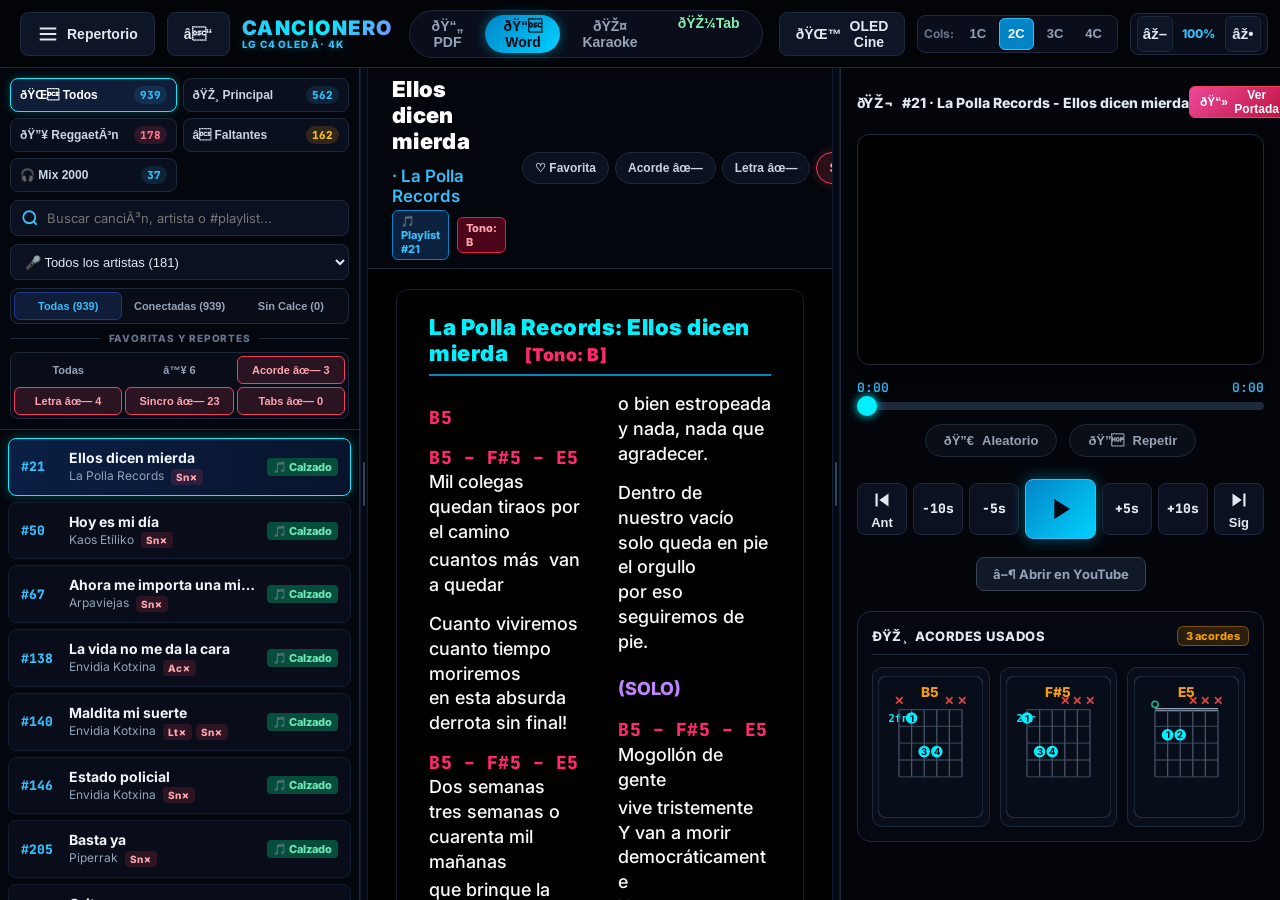
<file: index.html>
﻿<!DOCTYPE html>
<html lang="es">
<head>
  <meta charset="UTF-8">
  <meta name="viewport" content="width=device-width, initial-scale=1.0, maximum-scale=5.0">
  <meta name="theme-color" content="#000000">
  <meta name="apple-mobile-web-app-capable" content="yes">
  <meta name="apple-mobile-web-app-status-bar-style" content="black">
  <title>Cancionero â€” LG C4 OLED TV Edition</title>
  
  <link rel="icon" type="image/svg+xml" href="icon.svg">
  <link rel="preconnect" href="https://fonts.googleapis.com">
  <link rel="preconnect" href="https://fonts.gstatic.com" crossorigin>
  <link href="https://fonts.googleapis.com/css2?family=Inter:wght@400;500;600;700;800;900&family=JetBrains+Mono:wght@500;700&display=swap" rel="stylesheet">
  <link rel="stylesheet" href="tv.css?v=4.1.0">
</head>
<body class="theme-oled-dark layout-split">
  <div id="tv-app" class="tv-app-container">

    <!-- 1. BARRA SUPERIOR TV (10-FOOT UI / OLED C4) -->
    <header class="tv-header">
      <div class="tv-header-left">
        <button id="btn-toggle-sidebar" class="tv-btn tv-btn-nav" title="Ocultar / Mostrar lista de canciones (Tecla M)" tabindex="0">
          <svg viewBox="0 0 24 24" width="22" height="22" fill="none" stroke="currentColor" stroke-width="2.4"><path d="M3 12h18M3 6h18M3 18h18"/></svg>
          <span class="btn-text">Repertorio</span>
        </button>
        <!-- Ayuda Control Remoto antes de Cancionero -->
        <button id="btn-remote-help" class="tv-btn tv-btn-help" title="Ver atajos del control Magic Remote LG" tabindex="0">
          <span>â“</span>
        </button>
        <div class="tv-brand">
          <span class="tv-brand-title">CANCIONERO</span>
          <span class="tv-brand-badge">LG C4 OLED Â· 4K</span>
        </div>
      </div>

      <!-- Selector de Modos de VisualizaciÃ³n (PDF | Word | Karaoke) -->
      <div class="tv-header-center">
        <div class="tv-pill-group" role="tablist">
          <button id="tv-mode-pdf" class="tv-pill-btn" role="tab" title="Hoja PDF original (Tecla 1)" tabindex="0">ðŸ“„ PDF</button>
          <button id="tv-mode-word" class="tv-pill-btn active" role="tab" title="Hoja Word continua con acordes resaltados (Tecla 2)" tabindex="0">ðŸ“ Word</button>
          <button id="tv-mode-karaoke" class="tv-pill-btn tv-pill-karaoke" role="tab" title="Modo Karaoke sincronizado en pantalla gigante (Tecla 3)" tabindex="0">ðŸŽ¤ Karaoke</button>
          <button id="btn-toggle-score-panel" class="tv-pill-btn tv-pill-score" type="button" style="display:none;" title="Ver u ocultar Tabs / Partitura sincronizada en paralelo (Tecla T)" tabindex="0">ðŸŽ¼ <span id="score-pill-label">Tabs</span></button>
        </div>
      </div>

      <div class="tv-header-right">
        <!-- Selector de Tema de Hoja: OLED Negro Puro vs Papel Blanco -->
        <button id="btn-toggle-theme" class="tv-btn tv-btn-toggle" title="Alternar entre OLED Negro y Papel Blanco (Tecla O)" tabindex="0">
          <span id="theme-icon">ðŸŒ™</span>
          <span id="theme-label" class="btn-text">OLED Cine</span>
        </button>

        <!-- Selector de Columnas en Modo Word (1C, 2C, 3C, 4C) -->
        <div id="tv-cols-selector" class="tv-cols-group" title="NÃºmero de columnas para aprovechar la pantalla ancha 16:9">
          <span class="cols-title">Cols:</span>
          <button type="button" class="tv-col-btn" data-cols="1" tabindex="0">1C</button>
          <button type="button" class="tv-col-btn active" data-cols="2" tabindex="0">2C</button>
          <button type="button" class="tv-col-btn" data-cols="3" tabindex="0">3C</button>
          <button type="button" class="tv-col-btn" data-cols="4" tabindex="0">4C</button>
        </div>

        <!-- Zoom TV -->
        <div class="tv-zoom-group">
          <button id="btn-zoom-out" class="tv-btn-sm" title="Reducir tamaÃ±o de letra" tabindex="0">âž–</button>
          <span id="tv-zoom-badge" class="tv-zoom-badge">100%</span>
          <button id="btn-zoom-in" class="tv-btn-sm" title="Aumentar tamaÃ±o de letra" tabindex="0">âž•</button>
        </div>

        <!-- Pantalla Completa TV -->
        <button id="btn-fullscreen-tv" class="tv-btn tv-btn-fs" title="Pantalla completa TV (Tecla F)" tabindex="0">
          <svg viewBox="0 0 24 24" width="20" height="20" fill="none" stroke="currentColor" stroke-width="2.4"><path d="M15 3h6v6M9 21H3v-6M21 3l-7 7M3 21l7-7"/></svg>
          <span class="btn-text">Pantalla Completa</span>
        </button>

        <!-- BotÃ³n Compartir Registro de Fallas y Favoritas (sin contador numÃ©rico ni ediciÃ³n) -->
        <button id="btn-tv-share-marks" class="tv-btn tv-btn-share" title="Compartir registro de fallas y favoritas" tabindex="0">
          <span>ðŸ“¤</span>
          <span class="btn-text">Compartir</span>
        </button>

        <!-- BotÃ³n ReproducciÃ³n / Acordes en esquina superior derecha -->
        <button id="btn-toggle-layout" class="tv-btn tv-btn-toggle tv-btn-player-toggle active" title="Mostrar u ocultar panel de ReproducciÃ³n y Acordes sin detener la mÃºsica" tabindex="0">
          <span id="layout-icon">ðŸŽ¸</span>
          <span id="layout-label" class="btn-text">ReproducciÃ³n / Acordes</span>
        </button>
      </div>
    </header>

    <!-- 2. CUERPO PRINCIPAL WIDESCREEN 16:9 -->
    <div class="tv-main-layout">

      <!-- 2.1 PANEL LATERAL: REPERTORIO Y LISTA DE CANCIONES (REDIMENSIONABLE) -->
      <aside id="tv-sidebar" class="tv-sidebar">
        <div class="tv-sidebar-filters">
          <!-- Selector de Cancionero en grilla simÃ©trica 2x2 -->
          <div class="tv-book-switcher">
            <button id="tv-book-all" class="tv-book-btn active" data-book="all" tabindex="0">
              <span class="book-name">ðŸŒ Todos</span>
              <span class="book-count" id="tv-count-all">889</span>
            </button>
            <button id="tv-book-principal" class="tv-book-btn" data-book="principal" tabindex="0">
              <span class="book-name">ðŸŽ¸ Principal</span>
              <span class="book-count" id="tv-count-prin">562</span>
            </button>
            <button id="tv-book-reggaeton" class="tv-book-btn tv-book-reg" data-book="reggaeton" tabindex="0">
              <span class="book-name">ðŸ”¥ ReggaetÃ³n</span>
              <span class="book-count" id="tv-count-reg">178</span>
            </button>
            <button id="tv-book-faltantes" class="tv-book-btn tv-book-fal" data-book="faltantes" tabindex="0">
              <span class="book-name">â­ Faltantes</span>
              <span class="book-count" id="tv-count-fal">162</span>
            </button>
            <button id="tv-book-mix2000" class="tv-book-btn tv-book-m2k" data-book="mix2000" tabindex="0">
              <span class="book-name">🎧 Mix 2000</span>
              <span class="book-count" id="tv-count-m2k">37</span>
            </button>
          </div>

          <!-- Caja de BÃºsqueda RÃ¡pida TV -->
          <div class="tv-search-box">
            <svg viewBox="0 0 24 24" width="18" height="18" fill="none" stroke="#38bdf8" stroke-width="2.4"><circle cx="11" cy="11" r="8"/><path d="M21 21l-4.35-4.35"/></svg>
            <input type="text" id="tv-search-input" placeholder="Buscar canciÃ³n, artista o #playlist..." autocomplete="off" tabindex="0">
            <button id="btn-tv-clear-search" class="tv-clear-btn" style="display:none;" tabindex="0">âœ•</button>
          </div>

          <!-- Filtro por Artista -->
          <div class="tv-filter-row">
            <select id="tv-artist-select" class="tv-select" tabindex="0">
              <option value="">ðŸŽ¤ Todos los artistas</option>
            </select>
          </div>

          <!-- Tabs de Estado de ConexiÃ³n -->
          <div class="tv-filter-tabs">
            <button class="tv-filter-tab active" data-filter="all" tabindex="0">Todas (<span id="count-tab-all">0</span>)</button>
            <button class="tv-filter-tab" data-filter="matched" tabindex="0">Conectadas (<span id="count-tab-matched">0</span>)</button>
            <button class="tv-filter-tab" data-filter="unmatched" tabindex="0">Sin Calce (<span id="count-tab-unmatched">0</span>)</button>
          </div>

          <!-- Filtros de Favoritas y Reportes de Error -->
          <div class="tv-filter-divider"><span>Favoritas y Reportes</span></div>
          <div class="tv-mark-filters">
            <button class="tv-mark-filter-btn active" type="button" data-mark-filter="all" tabindex="0">Todas</button>
            <button class="tv-mark-filter-btn tv-mf-fav" type="button" data-mark-filter="fav" tabindex="0">â™¥ <span id="count-mark-fav">0</span></button>
            <button class="tv-mark-filter-btn tv-mf-err" type="button" data-mark-filter="badChord" tabindex="0" title="Canciones con acordes con error">Acorde âœ— <span id="count-mark-bad-chord">0</span></button>
            <button class="tv-mark-filter-btn tv-mf-err" type="button" data-mark-filter="badLyric" tabindex="0" title="Canciones con letra con error">Letra âœ— <span id="count-mark-bad-lyric">0</span></button>
            <button class="tv-mark-filter-btn tv-mf-err" type="button" data-mark-filter="badSync" tabindex="0" title="Canciones con sincronizaciÃ³n mala">Sincro âœ— <span id="count-mark-bad-sync">0</span></button>
            <button class="tv-mark-filter-btn tv-mf-err" type="button" data-mark-filter="badTab" tabindex="0" title="Canciones con tabs malas">Tabs âœ— <span id="count-mark-bad-tab">0</span></button>
          </div>
        </div>

        <!-- Lista Desplazable de Canciones -->
        <div id="tv-song-list" class="tv-song-list" tabindex="0">
          <div class="tv-loading-list">Cargando repertorio oficial...</div>
        </div>
      </aside>

      <!-- Separador Ajustable Izquierdo (Lista de canciones) -->
      <div id="tv-resizer-left" class="tv-panel-resizer" role="separator" aria-orientation="vertical" aria-label="Ajustar ancho de la lista de canciones" title="Arrastra o usa flechas â—„/â–º para ajustar ancho de la lista (doble clic restablece)" tabindex="0">
        <span class="resizer-grip"></span>
      </div>

      <!-- 2.2 ESCENARIO CENTRAL: VISOR DE CANCIÃ“N (WORD / PDF / KARAOKE) -->
      <section id="tv-stage" class="tv-stage">
        
        <!-- Barra de Contexto de la CanciÃ³n Actual -->
        <div class="tv-song-context-bar">
          <div class="tv-context-left">
            <div class="tv-song-title-row">
              <span id="tv-song-title" class="tv-current-title">Selecciona una canciÃ³n</span>
              <span id="tv-song-artist" class="tv-current-artist"></span>
            </div>
            <div class="tv-meta-badges">
              <span id="tv-badge-playlist" class="tv-badge tv-badge-pl">ðŸŽµ Playlist #â€”</span>
              <span id="tv-badge-tone" class="tv-badge tv-badge-tone" style="display:none;"></span>
              <span id="tv-badge-pages" class="tv-badge tv-badge-pages">Continuo</span>
              <select id="tv-versions-select" class="tv-versions-select" style="display:none;" title="Cambiar versiÃ³n de la playlist" tabindex="0">
              </select>
            </div>
          </div>

          <!-- Selector de Idioma (Visible solo en canciones con versiÃ³n traducida al espaÃ±ol) -->
          <div id="tv-lang-toggle-group" class="tv-lang-segmented" style="display:none;" role="group" aria-label="Cambiar idioma de la canciÃ³n">
            <button id="btn-tv-lang-orig" class="tv-lang-btn active" type="button" title="Ver letra en idioma original (Tecla L)" tabindex="0">ðŸŒ Original</button>
            <button id="btn-tv-lang-es" class="tv-lang-btn" type="button" title="Ver versiÃ³n traducida al espaÃ±ol (Tecla L)" tabindex="0">ðŸ‡ªðŸ‡¸ EspaÃ±ol</button>
          </div>

          <!-- Marcas rÃ¡pidas de la canciÃ³n actual: Favorita + Error Acordes + Error Letra + Error Sincro + Error Tabs -->
          <div class="tv-song-marks-bar">
            <button id="btn-tv-mark-fav" class="tv-mark-btn tv-mark-fav" type="button" title="Marcar o quitar de Favoritas" tabindex="0">â™¡ Favorita</button>
            <button id="btn-tv-mark-bad-chord" class="tv-mark-btn tv-mark-err" type="button" title="Reportar error en los acordes" tabindex="0">Acorde âœ—</button>
            <button id="btn-tv-mark-bad-lyric" class="tv-mark-btn tv-mark-err" type="button" title="Reportar error en la letra" tabindex="0">Letra âœ—</button>
            <button id="btn-tv-mark-bad-sync" class="tv-mark-btn tv-mark-err" type="button" title="Reportar error de sincronizaciÃ³n" tabindex="0">Sincro âœ—</button>
            <button id="btn-tv-mark-bad-tab" class="tv-mark-btn tv-mark-err" type="button" title="Reportar error en la tablatura" tabindex="0">Tabs âœ—</button>
          </div>

          <!-- Paginador Flotante (Exclusivo para modo PDF; en Word es continuo sin pÃ¡ginas) -->
          <div id="tv-page-nav" class="tv-page-nav" style="display:none;">
            <button id="btn-tv-prev-page" class="tv-page-btn" tabindex="0">â—€ PÃ¡g. Anterior</button>
            <span id="tv-page-indicator" class="tv-page-indicator">PÃ¡g. 1</span>
            <button id="btn-tv-next-page" class="tv-page-btn" tabindex="0">PÃ¡g. Siguiente â–¶</button>
          </div>
        </div>

        <!-- Contenedor del Documento / Hoja -->
        <div id="tv-sheet-scroller" class="tv-sheet-scroller">
          <div id="tv-sheet-render-box" class="tv-sheet-render-box">
            <div class="tv-sheet-placeholder">
              <div class="placeholder-icon">ðŸŽ¸</div>
              <h2>Cancionero para LG C4 OLED</h2>
              <p>Selecciona cualquier canciÃ³n de la lista izquierda con tu control Magic Remote o pulsa <strong>OK</strong> para reproducir.</p>
              <div class="tv-hint-keys">
                <span><strong>Flechas â—„ / â–º:</strong> Cambiar canciÃ³n</span>
                <span><strong>Espacio:</strong> Play / Pausa</span>
                <span><strong>Tecla M:</strong> Ocultar menÃº</span>
                <span><strong>Tecla F:</strong> Pantalla completa</span>
              </div>
            </div>
          </div>
        </div>

        <!-- 2.2.1 TIRA HORIZONTAL DE TABS / PARTITURA 6 CUERDAS EN PARALELO (SINCRONIZADA 1:1) -->
        <section id="score-split-panel" class="score-split-panel" style="display:none;" aria-label="Tabs y Partitura en paralelo">
          <div class="score-panel-toolbar">
            <div class="score-tb-left">
              <span id="score-source-badge" class="score-source-badge">ðŸŽ¸ Tab</span>
              <span id="score-bar-readout" class="score-bar-readout">C.1 Â· 0:00</span>
              <button type="button" id="btn-score-track-cycle" class="score-tb-btn score-tb-inst" style="display:none;" title="Cambiar tab de otro instrumento" tabindex="0">ðŸŽ¸ Inst 1/2</button>
              <select id="score-track-select" class="score-track-select" style="display:none;" title="Cambiar pista de instrumento" tabindex="0"></select>
            </div>
            <div class="score-tb-actions">
              <button type="button" id="btn-score-chart-toggle" class="score-tb-btn" style="display:none;" title="Alternar entre Acordes 1:1 y Riff Tablatura" tabindex="0">Riff</button>
              <button type="button" id="btn-score-stave" class="score-tb-btn" title="Alternar Solo Tablatura (6 cuerdas) o Pentagrama + Tab" tabindex="0">Tab</button>
              <button type="button" id="btn-score-songsterr" class="score-tb-btn score-tb-songsterr" style="display:none;" title="Abrir tablatura en Songsterr" tabindex="0">ðŸŒ Songsterr</button>
              <button type="button" id="btn-score-hide" class="score-tb-btn score-tb-close" title="Ocultar tira de Tabs" tabindex="0">âœ•</button>
            </div>
          </div>
          <div id="score-status-banner" class="score-status-banner" style="display:none;"></div>
          <div id="score-scroll-container" class="score-scroll-container">
            <div id="alphatab-surface" class="alphatab-surface"></div>
          </div>
        </section>
      </section>

      <!-- Separador Ajustable Derecho (Panel de ReproducciÃ³n y Acordes) -->
      <div id="tv-resizer-right" class="tv-panel-resizer" role="separator" aria-orientation="vertical" aria-label="Ajustar ancho del panel de reproducciÃ³n y acordes" title="Arrastra o usa flechas â—„/â–º para ajustar ancho del reproductor (doble clic restablece)" tabindex="0">
        <span class="resizer-grip"></span>
      </div>

      <!-- 2.3 PANEL DERECHO: REPRODUCTOR MULTIMEDIA Y VIDEO YOUTUBE TV -->
      <section id="tv-player-panel" class="tv-player-panel">
        <div class="tv-player-header">
          <div class="player-header-title">
            <span class="player-icon">ðŸŽ¬</span>
            <span id="tv-player-track-info" class="player-track-text">YouTube Music Oficial</span>
          </div>
          <div style="display:flex; align-items:center; gap:8px;">
            <button id="btn-toggle-video-mode" class="tv-btn-video-mode active" title="Alternar entre Portada/Visualizer y Video de YouTube" tabindex="0">
              <span id="video-mode-icon">ðŸ“»</span>
              <span id="video-mode-text">Ver Portada</span>
            </button>
            <button id="btn-collapse-video" class="tv-btn-icon" title="Ocultar video para pantalla completa" tabindex="0">
              <span>âœ•</span>
            </button>
          </div>
        </div>

        <!-- Escenario de Video YouTube 16:9 -->
        <div class="tv-video-stage" id="tv-video-stage">
          <div id="tv-yt-player-target"></div>
        </div>

        <!-- Barra de Avance y Tiempo -->
        <div class="tv-seek-container">
          <div class="tv-time-row">
            <span id="tv-time-current" class="tv-time-label">0:00</span>
            <span id="tv-time-total" class="tv-time-label">0:00</span>
          </div>
          <input type="range" id="tv-seek-slider" class="tv-seek-slider" min="0" max="1000" value="0" step="1" tabindex="0" aria-label="LÃ­nea de tiempo de la canciÃ³n">
        </div>

        <!-- Fila de Modos de ReproducciÃ³n: Aleatorio (Shuffle) y Repetir CanciÃ³n (Repeat) -->
        <div class="tv-playback-modes-row">
          <button id="btn-tv-shuffle" class="tv-mode-btn" title="ReproducciÃ³n Aleatoria (Garantiza escuchar todas las canciones sin repetir - Tecla S)" tabindex="0">
            <span class="mode-icon">ðŸ”€</span>
            <span class="mode-label">Aleatorio</span>
          </button>
          <button id="btn-tv-repeat" class="tv-mode-btn" title="Repetir CanciÃ³n Actual en bucle (Tecla R)" tabindex="0">
            <span class="mode-icon">ðŸ”</span>
            <span class="mode-label">Repetir</span>
          </button>
        </div>

        <!-- Gran Botonera de Control Magic Remote / TV -->
        <div class="tv-transport-controls">
          <button id="btn-tv-prev-song" class="tv-ctrl-btn" title="CanciÃ³n anterior en la Playlist (Flecha Izq)" tabindex="0">
            <svg viewBox="0 0 24 24" width="26" height="26" fill="currentColor"><path d="M6 6h2v12H6zm3.5 6l8.5 6V6z"/></svg>
            <span class="btn-subtext">Ant</span>
          </button>

          <button id="btn-tv-rew-10" class="tv-ctrl-btn tv-btn-step" title="Retroceder 10 segundos" tabindex="0">
            <span>-10s</span>
          </button>

          <button id="btn-tv-rew-5" class="tv-ctrl-btn tv-btn-step" title="Retroceder 5 segundos" tabindex="0">
            <span>-5s</span>
          </button>

          <!-- Gran BotÃ³n Play / Pause -->
          <button id="btn-tv-play-pause" class="tv-ctrl-btn tv-btn-main-play" title="Reproducir / Pausar (Espacio u OK)" tabindex="0">
            <svg id="tv-icon-play" viewBox="0 0 24 24" width="34" height="34" fill="currentColor"><path d="M8 5v14l11-7z"/></svg>
            <svg id="tv-icon-pause" viewBox="0 0 24 24" width="34" height="34" fill="currentColor" style="display:none;"><path d="M6 19h4V5H6v14zm8-14v14h4V5h-4z"/></svg>
          </button>

          <button id="btn-tv-fwd-5" class="tv-ctrl-btn tv-btn-step" title="Adelantar 5 segundos" tabindex="0">
            <span>+5s</span>
          </button>

          <button id="btn-tv-fwd-10" class="tv-ctrl-btn tv-btn-step" title="Adelantar 10 segundos" tabindex="0">
            <span>+10s</span>
          </button>

          <button id="btn-tv-next-song" class="tv-ctrl-btn" title="Siguiente canciÃ³n en la Playlist (Flecha Der)" tabindex="0">
            <svg viewBox="0 0 24 24" width="26" height="26" fill="currentColor"><path d="M6 18l8.5-6L6 6v12zM16 6v12h2V6h-2z"/></svg>
            <span class="btn-subtext">Sig</span>
          </button>
        </div>

        <!-- Enlace a YouTube Music App -->
        <div class="tv-external-link-row">
          <a id="btn-tv-open-yt" class="tv-open-yt-btn" href="#" target="_blank" tabindex="0">
            <span>â–¶ Abrir en YouTube</span>
          </a>
        </div>

        <!-- 2.3.1 DIAGRAMAS DE ACORDES DE GUITARRA (SSoT) -->
        <div id="tv-chords-panel" class="tv-chords-panel">
          <div class="tv-chords-header">
            <div class="tv-chords-title">
              <span class="chords-icon">ðŸŽ¸</span>
              <span>Acordes Usados</span>
            </div>
            <span id="tv-chords-badge" class="tv-chords-badge">0 acordes</span>
          </div>
          <div id="tv-chords-grid" class="tv-chords-grid">
            <div class="tv-chords-empty">Selecciona una canciÃ³n para ver sus acordes</div>
          </div>
        </div>
      </section>

    </div>

    <!-- 3. MODAL DE AYUDA / CONTROL REMOTO LG C4 -->
    <div id="tv-remote-modal" class="tv-modal" style="display:none;">
      <div class="tv-modal-content">
        <div class="tv-modal-header">
          <h3>ðŸŽ® GuÃ­a de Control Remoto â€” Universal Smart TV (LG, Samsung, Android, Sony, Hisense)</h3>
          <button id="btn-close-remote-modal" class="tv-btn-icon" tabindex="0">âœ•</button>
        </div>
        <div class="tv-modal-body">
          <div class="tv-remote-grid">
            <div class="remote-key-card">
              <span class="key-badge">Cruceta â–² / â–¼</span>
              <p>Mueve el foco entre las canciones de la lista, o desplaza la partitura verticalmente.</p>
            </div>
            <div class="remote-key-card">
              <span class="key-badge">Cruceta â—„ / â–º</span>
              <p>Cambia de canciÃ³n previa/siguiente o salta entre la lista y la hoja de acordes.</p>
            </div>
            <div class="remote-key-card">
              <span class="key-badge">BotÃ³n OK / Enter</span>
              <p>Selecciona la canciÃ³n resaltada o conmuta Play / Pausa inmediatamente.</p>
            </div>
            <div class="remote-key-card">
              <span class="key-badge">Volver / Return / Back</span>
              <p>Regresa a la lista de canciones o reactiva la pantalla si estÃ¡ apagada.</p>
            </div>
            <div class="remote-key-card">
              <span class="key-badge">BotÃ³n Rojo (A)</span>
              <p>Oculta o muestra el menÃº lateral para dejar la hoja en formato ultra amplio.</p>
            </div>
            <div class="remote-key-card">
              <span class="key-badge">BotÃ³n Verde (B)</span>
              <p>Cambia cÃ­clicamente de modo: <strong>Word</strong> â†” <strong>PDF</strong> â†” <strong>Karaoke</strong>.</p>
            </div>
            <div class="remote-key-card">
              <span class="key-badge">BotÃ³n Amarillo (C)</span>
              <p>Alterna entre portada con ecualizador y el reproductor de video YouTube.</p>
            </div>
            <div class="remote-key-card">
              <span class="key-badge">BotÃ³n Azul (D)</span>
              <p><strong>Apagar Pantalla (0 Nits):</strong> Modo solo audio con subpÃ­xeles apagados al 100%.</p>
            </div>
            <div class="remote-key-card">
              <span class="key-badge">Canal + / - (PageUp/Down)</span>
              <p>Cambia a la siguiente o anterior hoja en canciones multipÃ¡gina o PDF.</p>
            </div>
          </div>
          <div class="tv-remote-note">
            ðŸ›¡ï¸ <strong>ProtecciÃ³n OLED LG C4 Activa:</strong> La aplicaciÃ³n cuenta con <strong>Pixel Orbiter</strong> continuo (desplazamiento imperceptible de pÃ­xeles cada 60s), <strong>Atenuador AutomÃ¡tico</strong> tras 2 min de inactividad, y el botÃ³n <strong>Apagar Pantalla</strong> que lleva el panel a 0 nits reales mientras la mÃºsica continÃºa.
          </div>
        </div>
      </div>
    </div>

    <!-- 3.5 MODAL DE INFORME COMPLETO DE FALLAS Y FAVORITAS PARA COMPARTIR -->
    <div id="tv-share-marks-modal" class="tv-modal" style="display:none;">
      <div class="tv-modal-card tv-share-modal-card">
        <div class="tv-modal-header">
          <h3>ðŸ“¤ Registro de Fallas y Favoritas</h3>
          <button id="btn-close-tv-share-marks" class="tv-btn-icon" tabindex="0">âœ•</button>
        </div>
        <div class="tv-modal-body tv-share-modal-body">
          <div class="tv-share-tabs">
            <button type="button" class="tv-share-tab active" data-share-filter="all" tabindex="0">Informe Completo (<span id="tv-share-count-all">0</span>)</button>
            <button type="button" class="tv-share-tab" data-share-filter="fav" tabindex="0">â™¥ Favoritas (<span id="tv-share-count-fav">0</span>)</button>
            <button type="button" class="tv-share-tab" data-share-filter="badChord" tabindex="0">Acâœ— Acordes (<span id="tv-share-count-chord">0</span>)</button>
            <button type="button" class="tv-share-tab" data-share-filter="badLyric" tabindex="0">Ltâœ— Letra (<span id="tv-share-count-lyric">0</span>)</button>
            <button type="button" class="tv-share-tab" data-share-filter="badSync" tabindex="0">Snâœ— Sincro (<span id="tv-share-count-sync">0</span>)</button>
          </div>
          <div class="tv-share-content-grid">
            <textarea id="tv-share-marks-textarea" class="tv-share-textarea" rows="11" readonly></textarea>
            <div id="tv-share-qr-box" class="tv-share-qr-box" style="display:none;"></div>
          </div>
          <div class="tv-share-actions">
            <button type="button" id="btn-tv-share-wa" class="tv-share-action-btn tv-share-wa" tabindex="0">ðŸ’¬ WhatsApp</button>
            <button type="button" id="btn-tv-share-native" class="tv-share-action-btn tv-share-nat" tabindex="0">ðŸ“¤ Compartir</button>
            <button type="button" id="btn-tv-share-copy" class="tv-share-action-btn tv-share-cp" tabindex="0">ðŸ“‹ Copiar texto</button>
          </div>
        </div>
      </div>
    </div>

    <!-- Elemento de Audio Nativo de Alta Fidelidad (Streaming local del servidor 3010) -->
    <audio id="tv-native-audio" style="display:none;" playsinline preload="auto"></audio>

    <!-- Video H.264 silencioso 2x2px dentro del viewport: impide que LG webOS / Samsung Tizen activen la suspensiÃ³n del TV -->
    <video id="tv-keepawake-video" muted loop playsinline preload="auto" aria-hidden="true"></video>

    <!-- 4. CAPA PROTECTORA OLED: PANTALLA APAGADA (0 NITS / TRUE BLACK) -->
    <div id="tv-oled-blackout" class="tv-oled-blackout" style="display:none;" tabindex="0">
      <div class="tv-oled-blackout-content">
        <div class="oled-moon-icon">ðŸŒ‘</div>
        <h2>Pantalla OLED Apagada (0 Nits)</h2>
        <p class="oled-subtitle">Modo Solo Audio Activo â€” SubpÃ­xeles apagados al 100%</p>
        <div id="tv-oled-now-playing" class="oled-now-playing">Reproduciendo mÃºsica...</div>
        <div class="oled-wake-hint">Presiona cualquier tecla o mueve el Magic Remote para reactivar</div>
      </div>
    </div>

    <!-- 5. NOTIFICACIÃ“N FLOTANTE DE ATENUACIÃ“N OLED POR INACTIVIDAD -->
    <div id="tv-oled-dim-hint" class="tv-oled-dim-hint" style="display:none;">
      <span>ðŸ›¡ï¸ ProtecciÃ³n OLED Activa â€” Mueve el control para reactivar brillo pleno</span>
    </div>

    <!-- 6. TOAST NOTIFICATIONS TV -->
    <div id="tv-toast-container" class="tv-toast-container"></div>

  </div>

  <!-- BUNDLES DE DATOS IDÃ‰NTICOS AL CANCIONERO MÃ“VIL (SSOT) -->
  <script src="cancionero_db.js?v=4.1.0"></script>
  <script src="playlist_db.js?v=4.1.0"></script>
  <script src="reggaeton_db.js?v=4.1.0"></script>
  <script src="faltantes_db.js?v=20261127_162"></script>
  <script src="mix2000_db.js?v=4.2.0"></script>
  <script src="karaoke_db.js?v=4.2.0"></script>
  <script src="songsterr_db.js?v=4.1.0"></script>
  <script src="jszip.min.js"></script>
  <script src="pdf.min.js?v=2.16.105"></script>
  <script src="libs/alphatab/alphaTab.min.js?v=4.1.0"></script>
  <script src="libs/tv-nosleep.min.js"></script>
  <script src="libs/tv-keepawake-media.js"></script>
  <script src="libs/tv-qrcode.js"></script>
  <!-- Motor Unificado de SincronizaciÃ³n Karaoke v4.0 (Palabra por palabra + AnticipaciÃ³n -0.50s) -->
  <script src="karaokeTapCalibrator.js?v=4.1.0"></script>
  <!-- Motor de Tabs / Partitura Horizontal 6 Cuerdas (AlphaTab + Songsterr) -->
  <script src="scoreSplitEngine.js?v=4.1.0"></script>
  <!-- LÃ³gica y Controlador TV Universal Smart TV (LG, Samsung, Android, Sony, Hisense) -->
  <script src="tv.js?v=4.1.0"></script>
  <!-- YouTube IFrame API -->
  <script src="https://www.youtube.com/iframe_api" async defer></script>
</body>
</html>
</file>
<file: tv.css>
/* ==============================================================
   CANCIONERO — LG C4 OLED 4K EDITION (TV STYLESHEET)
   Optimizado para Pantallas OLED 16:9, True Black y Magic Remote
   ============================================================== */

:root {
  --tv-bg: #000000;              /* OLED True Black: Píxeles completamente apagados */
  --tv-panel-bg: #070a12;        /* Azul medianoche ultra oscuro */
  --tv-card-bg: #0d1322;         /* Contenedores oscuros de alto contraste */
  --tv-border: #1e293b;          /* Bordes sutiles */
  --tv-border-glow: #00f0ff33;   /* Resplandor neón cian */
  
  --tv-cyan: #00f0ff;            /* Neón cian vibrante */
  --tv-cyan-hover: #38bdf8;
  --tv-ruby: #ff2a6d;            /* Rojo rubí / carmesí para acordes */
  --tv-ruby-wine: #be123c;       /* Rojo vino clásico */
  --tv-purple: #c084fc;          /* Violeta eléctrico para secciones */
  --tv-emerald: #10b981;         /* Verde esmeralda para conectados */
  --tv-amber: #f59e0b;           /* Ámbar */
  
  --tv-text: #f8fafc;            /* Blanco puro de alto contraste */
  --tv-text-dim: #94a3b8;        /* Gris claro secundario */
  --tv-text-muted: #64748b;
  
  --tv-font: 'Inter', -apple-system, BlinkMacSystemFont, "Segoe UI", Roboto, sans-serif;
  --tv-mono: 'JetBrains Mono', Consolas, "Courier New", monospace;
  
  --tv-header-height: 68px;
  --tv-sidebar-width: 360px;
  --tv-player-width: 440px;
}

/* Reset y base */
* {
  box-sizing: border-box;
  margin: 0;
  padding: 0;
  -webkit-font-smoothing: antialiased;
}

html, body {
  width: 100%;
  height: 100%;
  overflow: hidden;
  background-color: var(--tv-bg);
  color: var(--tv-text);
  font-family: var(--tv-font);
  font-size: 16px;
  user-select: none;
}

/* Navegación por Magic Remote & D-pad: Resplandor visual en foco */
:focus-visible {
  outline: 3px solid var(--tv-cyan) !important;
  outline-offset: 3px !important;
  box-shadow: 0 0 16px var(--tv-cyan) !important;
}

/* 1. CONTENEDOR PRINCIPAL */
.tv-app-container {
  display: flex;
  flex-direction: column;
  width: 100vw;
  height: 100vh;
  background: var(--tv-bg);
  overflow: hidden;
  transform: translate(var(--oled-shift-x, 0px), var(--oled-shift-y, 0px));
  transition: transform 3s ease-in-out;
}

/* 2. BARRA SUPERIOR (HEADER TV) */
.tv-header {
  height: var(--tv-header-height);
  background: #020408;
  border-bottom: 1px solid #1e293b;
  display: flex;
  align-items: center;
  justify-content: space-between;
  padding: 0 20px;
  gap: 16px;
  z-index: 100;
  flex-shrink: 0;
  transition: transform 0.6s cubic-bezier(0.16, 1, 0.3, 1), opacity 0.6s ease;
}

/* Ocultamiento Automático OLED Pantalla Completa (Oculta barra superior, lista izquierda y panel reproductor sin cortar el audio) */
body.tv-header-hidden .tv-header {
  height: 0 !important;
  min-height: 0 !important;
  padding: 0 !important;
  border-bottom: none !important;
  opacity: 0 !important;
  overflow: hidden !important;
  pointer-events: none !important;
}

body.tv-header-hidden .tv-main-layout {
  height: 100vh !important;
  width: 100vw !important;
}

body.tv-header-hidden .tv-sidebar {
  width: 0 !important;
  min-width: 0 !important;
  padding: 0 !important;
  border: none !important;
  opacity: 0 !important;
  overflow: hidden !important;
  pointer-events: none !important;
}

/* Mantener el reproductor montado dentro de la esquina del viewport (2x2px invisible, NO left:-9999px ni display:none)
   para que LG webOS / Samsung Tizen sigan detectando video activo y NO activen el protector/suspensión del televisor */
body.tv-header-hidden .tv-player-panel {
  position: fixed !important;
  right: 0 !important;
  bottom: 0 !important;
  left: auto !important;
  top: auto !important;
  width: 2px !important;
  height: 2px !important;
  padding: 0 !important;
  border: none !important;
  opacity: 0.01 !important;
  pointer-events: none !important;
  overflow: hidden !important;
  z-index: 1 !important;
}

#tv-keepawake-video {
  position: fixed;
  right: 0;
  bottom: 0;
  width: 2px;
  height: 2px;
  opacity: 0.02;
  pointer-events: none;
  z-index: 2;
}

body.tv-header-hidden .tv-song-context-bar,
body.tv-header-hidden .tv-panel-resizer {
  height: 0 !important;
  min-height: 0 !important;
  width: 0 !important;
  min-width: 0 !important;
  padding: 0 !important;
  border: none !important;
  opacity: 0 !important;
  overflow: hidden !important;
  pointer-events: none !important;
}

body.tv-header-hidden .tv-sheet-scroller {
  padding: 24px 40px !important;
}

body.tv-header-hidden .tv-sheet-render-box {
  max-width: 96vw !important;
}

/* Micro-desplazamiento imperceptible anti-quemado OLED (±2px cada 90s) */
.tv-sheet-render-box {
  transform: translate3d(var(--oled-shift-x, 0px), var(--oled-shift-y, 0px), 0);
  transition: transform 4s ease-in-out;
  will-change: transform;
}

/* Separadores Redimensionables de Lista de Canciones y Reproducción/Acordes */
.tv-panel-resizer {
  width: 8px;
  flex-shrink: 0;
  cursor: col-resize;
  background: #060a14;
  border-left: 1px solid #131d31;
  border-right: 1px solid #131d31;
  display: flex;
  align-items: center;
  justify-content: center;
  position: relative;
  z-index: 60;
  transition: background 0.18s ease, border-color 0.18s ease;
  touch-action: none;
  user-select: none;
}

.tv-panel-resizer .resizer-grip {
  width: 2px;
  height: 44px;
  border-radius: 2px;
  background: #334155;
  transition: background 0.18s ease, height 0.18s ease, box-shadow 0.18s ease;
}

.tv-panel-resizer:hover,
.tv-panel-resizer:focus,
.tv-panel-resizer.dragging {
  background: rgba(0, 240, 255, 0.12);
  border-color: rgba(0, 240, 255, 0.45);
  outline: none;
}

.tv-panel-resizer:hover .resizer-grip,
.tv-panel-resizer:focus .resizer-grip,
.tv-panel-resizer.dragging .resizer-grip {
  background: var(--tv-cyan);
  height: 68px;
  box-shadow: 0 0 10px rgba(0, 240, 255, 0.65);
}

body.is-resizing {
  cursor: col-resize !important;
  user-select: none !important;
}

body.is-resizing iframe {
  pointer-events: none !important;
}

body.is-resizing .tv-sidebar,
body.is-resizing .tv-player-panel {
  transition: none !important;
}

body.sidebar-collapsed #tv-resizer-left,
body.layout-solo #tv-resizer-right {
  width: 0 !important;
  border: none !important;
  opacity: 0 !important;
  pointer-events: none !important;
  overflow: hidden !important;
}

.tv-btn-player-toggle.active {
  background: linear-gradient(135deg, #0f294a 0%, #0a1b33 100%);
  border-color: var(--tv-cyan);
  color: #ffffff;
  box-shadow: 0 0 12px rgba(0, 240, 255, 0.28);
}

.tv-header-left, .tv-header-center, .tv-header-right {
  display: flex;
  align-items: center;
  gap: 12px;
}

.tv-brand {
  display: flex;
  flex-direction: column;
  line-height: 1.1;
}

.tv-brand-title {
  font-size: 20px;
  font-weight: 900;
  letter-spacing: 1.5px;
  background: linear-gradient(135deg, #38bdf8 0%, #00f0ff 50%, #818cf8 100%);
  -webkit-background-clip: text;
  -webkit-text-fill-color: transparent;
}

.tv-brand-badge {
  font-size: 10px;
  font-weight: 800;
  letter-spacing: 0.8px;
  color: #38bdf8;
  text-transform: uppercase;
  text-shadow: 0 0 8px rgba(0, 240, 255, 0.4);
}

/* Botones universales TV */
.tv-btn {
  display: inline-flex;
  align-items: center;
  justify-content: center;
  gap: 8px;
  height: 44px;
  padding: 0 16px;
  background: #0d1526;
  border: 1px solid #1e293b;
  border-radius: 8px;
  color: #e2e8f0;
  font-size: 14px;
  font-weight: 700;
  cursor: pointer;
  transition: all 0.18s ease;
}

.tv-btn:hover {
  background: #172554;
  border-color: var(--tv-cyan);
  color: #ffffff;
  transform: translateY(-1px);
}

.tv-btn:active {
  transform: translateY(1px);
}

.tv-btn-sm {
  width: 36px;
  height: 36px;
  background: #0d1526;
  border: 1px solid #1e293b;
  border-radius: 6px;
  color: #e2e8f0;
  font-size: 15px;
  font-weight: 800;
  cursor: pointer;
  display: flex;
  align-items: center;
  justify-content: center;
}

.tv-btn-sm:hover {
  background: #1e293b;
  border-color: var(--tv-cyan);
}

.tv-btn-icon {
  width: 36px;
  height: 36px;
  background: transparent;
  border: 1px solid transparent;
  border-radius: 6px;
  color: #94a3b8;
  font-size: 18px;
  cursor: pointer;
  display: flex;
  align-items: center;
  justify-content: center;
}

.tv-btn-icon:hover {
  background: #1e293b;
  color: #ffffff;
}

.tv-btn-fs {
  background: linear-gradient(135deg, #0369a1 0%, #0284c7 100%);
  border-color: #38bdf8;
  color: #ffffff;
}

.tv-btn-fs:hover {
  background: linear-gradient(135deg, #0284c7 0%, #00f0ff 100%);
  box-shadow: 0 0 12px rgba(0, 240, 255, 0.4);
}

/* Modos de visualización: PDF | Word | Karaoke */
.tv-pill-group {
  display: flex;
  background: #090e1a;
  border: 1px solid #1e293b;
  border-radius: 30px;
  padding: 4px;
  gap: 4px;
}

.tv-pill-btn {
  height: 38px;
  padding: 0 18px;
  background: transparent;
  border: none;
  border-radius: 24px;
  color: #94a3b8;
  font-size: 14px;
  font-weight: 700;
  cursor: pointer;
  transition: all 0.2s ease;
}

.tv-pill-btn:hover {
  color: #ffffff;
}

.tv-pill-btn.active {
  background: linear-gradient(135deg, #0284c7 0%, #00d2ff 100%);
  color: #040812;
  font-weight: 800;
  box-shadow: 0 0 12px rgba(0, 210, 255, 0.4);
}

.tv-pill-btn.tv-pill-karaoke.active {
  background: linear-gradient(135deg, #ec4899 0%, #a855f7 100%);
  color: #ffffff;
  box-shadow: 0 0 14px rgba(236, 72, 153, 0.5);
}

/* Selector de Columnas Word */
.tv-cols-group {
  display: flex;
  align-items: center;
  background: #090e1a;
  border: 1px solid #1e293b;
  border-radius: 8px;
  padding: 2px 6px;
  gap: 4px;
}

.cols-title {
  font-size: 12px;
  font-weight: 700;
  color: #64748b;
  margin-right: 2px;
}

.tv-col-btn {
  height: 32px;
  padding: 0 8px;
  background: transparent;
  border: 1px solid transparent;
  border-radius: 6px;
  color: #94a3b8;
  font-size: 13px;
  font-weight: 800;
  cursor: pointer;
}

.tv-col-btn:hover {
  color: #ffffff;
  background: #172554;
}

.tv-col-btn.active {
  background: #0284c7;
  border-color: #38bdf8;
  color: #ffffff;
}

/* Zoom Group */
.tv-zoom-group {
  display: flex;
  align-items: center;
  background: #090e1a;
  border: 1px solid #1e293b;
  border-radius: 8px;
  padding: 2px 6px;
  gap: 4px;
}

.tv-zoom-badge {
  font-size: 12px;
  font-weight: 800;
  color: #38bdf8;
  min-width: 44px;
  text-align: center;
}

/* 3. ESTRUCTURA WIDESCREEN 16:9 */
.tv-main-layout {
  display: flex;
  flex: 1;
  width: 100%;
  height: calc(100vh - var(--tv-header-height));
  overflow: hidden;
  position: relative;
  transition: height 0.6s cubic-bezier(0.16, 1, 0.3, 1);
}

/* 3.1 PANEL LATERAL IZQUIERDO (REPERTORIO) */
.tv-sidebar {
  width: var(--tv-sidebar-width);
  min-width: 320px;
  height: 100%;
  background: #04070d;
  border-right: 1px solid #1e293b;
  display: flex;
  flex-direction: column;
  flex-shrink: 0;
  transition: margin-left 0.25s cubic-bezier(0.4, 0, 0.2, 1);
  z-index: 50;
}

body.sidebar-collapsed .tv-sidebar {
  margin-left: calc(-1 * var(--tv-sidebar-width));
}

/* Bloque Ordenado de Filtros de la Lista de Canciones */
.tv-sidebar-filters {
  display: flex;
  flex-direction: column;
  gap: 8px;
  padding: 10px 10px 10px;
  background: #03060c;
  border-bottom: 1px solid #1e293b;
  flex-shrink: 0;
}

/* Selector de Cancionero en Grilla Simétrica 2x2 */
.tv-book-switcher {
  display: grid;
  grid-template-columns: 1fr 1fr;
  gap: 6px;
}

.tv-book-btn {
  display: flex;
  flex-direction: row;
  align-items: center;
  justify-content: space-between;
  padding: 7px 9px;
  background: #090f1d;
  border: 1px solid #1e293b;
  border-radius: 8px;
  color: #cbd5e1;
  cursor: pointer;
  transition: all 0.16s ease;
  gap: 6px;
  min-width: 0;
}

.tv-book-btn:hover {
  background: #13223f;
  color: #ffffff;
}

.tv-book-btn.active {
  background: #0f1d38;
  border-color: var(--tv-cyan);
  color: #ffffff;
  box-shadow: 0 0 10px rgba(0, 240, 255, 0.25);
}

.tv-book-btn.tv-book-reg.active {
  background: #3b0717;
  border-color: #f43f5e;
  box-shadow: 0 0 10px rgba(244, 63, 94, 0.35);
}

.tv-book-btn.tv-book-fal.active {
  background: #3b2305;
  border-color: #f59e0b;
  box-shadow: 0 0 10px rgba(245, 158, 11, 0.35);
}

.book-name {
  font-size: 12px;
  font-weight: 700;
  white-space: nowrap;
  overflow: hidden;
  text-overflow: ellipsis;
}

.book-count {
  font-size: 11px;
  font-weight: 800;
  font-family: var(--tv-mono);
  color: #38bdf8;
  background: rgba(56, 189, 248, 0.12);
  padding: 2px 6px;
  border-radius: 999px;
  flex-shrink: 0;
}

.tv-book-btn.tv-book-reg .book-count {
  color: #fb7185;
  background: rgba(244, 63, 94, 0.16);
}

.tv-book-btn.tv-book-fal .book-count {
  color: #fbbf24;
  background: rgba(245, 158, 11, 0.16);
}

/* Buscador Lateral */
.tv-search-box {
  display: flex;
  align-items: center;
  height: 36px;
  padding: 0 10px;
  background: #0b1120;
  border: 1px solid #1e293b;
  border-radius: 8px;
  gap: 8px;
}

.tv-search-box:focus-within {
  border-color: var(--tv-cyan);
  box-shadow: 0 0 10px rgba(0, 240, 255, 0.2);
}

.tv-search-box input {
  flex: 1;
  min-width: 0;
  background: transparent;
  border: none;
  outline: none;
  color: #ffffff;
  font-size: 13px;
  font-family: inherit;
}

.tv-clear-btn {
  background: transparent;
  border: none;
  color: #94a3b8;
  font-size: 14px;
  cursor: pointer;
}

/* Filtro Artista */
.tv-filter-row {
  padding: 0;
}

.tv-select {
  width: 100%;
  height: 36px;
  background: #0b1120;
  border: 1px solid #1e293b;
  border-radius: 8px;
  color: #e2e8f0;
  font-size: 13px;
  padding: 0 10px;
  outline: none;
  cursor: pointer;
}

.tv-select:focus {
  border-color: var(--tv-cyan);
}

/* Barra Segmentada: Todas / Conectadas / Sin Calce */
.tv-filter-tabs {
  display: grid;
  grid-template-columns: repeat(3, 1fr);
  padding: 3px;
  gap: 3px;
  background: #080d18;
  border: 1px solid #1e293b;
  border-radius: 8px;
}

.tv-filter-tab {
  height: 28px;
  background: transparent;
  border: 1px solid transparent;
  border-radius: 6px;
  color: #94a3b8;
  font-size: 11px;
  font-weight: 700;
  cursor: pointer;
  white-space: nowrap;
  overflow: hidden;
  text-overflow: ellipsis;
  padding: 0 4px;
  transition: all 0.15s ease;
}

.tv-filter-tab:hover {
  color: #f8fafc;
}

.tv-filter-tab.active {
  background: #0f1d38;
  border-color: #1e3a8a;
  color: #38bdf8;
}

/* Lista de Canciones */
.tv-song-list {
  flex: 1;
  overflow-y: auto;
  overflow-x: hidden;
  padding: 8px;
  display: flex;
  flex-direction: column;
  gap: 6px;
}

.tv-song-list::-webkit-scrollbar {
  width: 6px;
}

.tv-song-list::-webkit-scrollbar-thumb {
  background: #1e293b;
  border-radius: 4px;
}

/* Tarjeta de Canción en Lista */
.tv-song-item {
  display: flex;
  align-items: center;
  padding: 10px 12px;
  background: #080d19;
  border: 1px solid #131d31;
  border-radius: 8px;
  cursor: pointer;
  transition: all 0.15s ease;
  gap: 10px;
}

.tv-song-item:hover {
  background: #101c36;
  border-color: #1e3a8a;
  transform: translateX(3px);
}

.tv-song-item.active {
  background: linear-gradient(90deg, #0a1f44 0%, #08142c 100%);
  border-color: var(--tv-cyan);
  box-shadow: 0 0 12px rgba(0, 240, 255, 0.25);
}

.tv-song-item.playing .song-idx {
  color: var(--tv-cyan);
  font-weight: 900;
}

.song-idx {
  font-size: 13px;
  font-weight: 800;
  font-family: var(--tv-mono);
  color: #38bdf8;
  min-width: 38px;
}

.song-main {
  flex: 1;
  min-width: 0;
}

.song-title-text {
  font-size: 14px;
  font-weight: 700;
  color: #f1f5f9;
  white-space: nowrap;
  overflow: hidden;
  text-overflow: ellipsis;
}

.song-artist-text {
  font-size: 12px;
  color: #94a3b8;
  white-space: nowrap;
  overflow: hidden;
  text-overflow: ellipsis;
  margin-top: 2px;
}

.song-meta-badge {
  font-size: 11px;
  font-weight: 800;
  padding: 2px 6px;
  border-radius: 4px;
  background: #064e3b;
  color: #6ee7b7;
}

.song-meta-badge.unmatched {
  background: #3f1822;
  color: #fda4af;
}

/* 3.2 ESCENARIO CENTRAL (HOJA Y LETRA) */
.tv-stage {
  flex: 1;
  height: 100%;
  display: flex;
  flex-direction: column;
  background: var(--tv-bg);
  min-width: 0;
  overflow: hidden;
  position: relative;
}

/* Barra de Contexto de la Canción */
.tv-song-context-bar {
  min-height: 58px;
  background: #03060c;
  border-bottom: 1px solid #1e293b;
  display: flex;
  align-items: center;
  justify-content: space-between;
  padding: 8px 24px;
  gap: 16px;
  flex-shrink: 0;
}

.tv-song-title-row {
  display: flex;
  align-items: baseline;
  gap: 12px;
  flex-wrap: wrap;
}

.tv-current-title {
  font-size: 22px;
  font-weight: 900;
  color: #ffffff;
  letter-spacing: 0.3px;
}

.tv-current-artist {
  font-size: 17px;
  font-weight: 600;
  color: #38bdf8;
}

.tv-meta-badges {
  display: flex;
  align-items: center;
  gap: 8px;
  margin-top: 4px;
}

.tv-badge {
  font-size: 11px;
  font-weight: 800;
  padding: 3px 8px;
  border-radius: 6px;
  background: #0f172a;
  border: 1px solid #334155;
  color: #cbd5e1;
}

.tv-badge-pl {
  background: #0c213d;
  border-color: #0284c7;
  color: #38bdf8;
}

.tv-badge-tone {
  background: #4c0519;
  border-color: #e11d48;
  color: #fda4af;
}

.tv-versions-select {
  height: 26px;
  background: #0f172a;
  border: 1px solid #334155;
  border-radius: 6px;
  color: #cbd5e1;
  font-size: 11px;
  padding: 0 6px;
}

/* Controles de Sincronización Karaoke */
.tv-karaoke-sync-bar {
  display: flex;
  align-items: center;
  background: #1e1136;
  border: 1px solid #a855f7;
  border-radius: 8px;
  padding: 4px 10px;
  gap: 8px;
}

.sync-tag {
  font-size: 12px;
  font-weight: 800;
  color: #d8b4fe;
}

.tv-step-btn {
  height: 28px;
  padding: 0 10px;
  background: #3b1d66;
  border: 1px solid #a855f7;
  border-radius: 6px;
  color: #f5d0fe;
  font-size: 12px;
  font-weight: 800;
  cursor: pointer;
}

.tv-step-btn:hover {
  background: #581c87;
}

.tv-offset-display {
  font-size: 13px;
  font-weight: 800;
  color: #ffffff;
  background: transparent;
  border: none;
  cursor: pointer;
  min-width: 40px;
  text-align: center;
}

/* Paginador */
.tv-page-nav {
  display: flex;
  align-items: center;
  background: #090f1d;
  border: 1px solid #1e293b;
  border-radius: 8px;
  padding: 2px 8px;
  gap: 8px;
}

.tv-page-btn {
  height: 30px;
  padding: 0 10px;
  background: #13223f;
  border: none;
  border-radius: 6px;
  color: #e2e8f0;
  font-size: 12px;
  font-weight: 700;
  cursor: pointer;
}

.tv-page-indicator {
  font-size: 12px;
  font-weight: 800;
  color: #38bdf8;
}

/* Contenedor del documento con scroll */
.tv-sheet-scroller {
  flex: 1;
  overflow-y: auto;
  overflow-x: hidden;
  padding: 20px 28px;
  display: flex;
  justify-content: center;
  background: var(--tv-bg);
}

.tv-sheet-scroller::-webkit-scrollbar {
  width: 8px;
}

.tv-sheet-scroller::-webkit-scrollbar-thumb {
  background: #1e293b;
  border-radius: 4px;
}

.tv-sheet-render-box {
  width: 100%;
  max-width: 1600px;
  margin: 0 auto;
}

/* Placeholder */
.tv-sheet-placeholder {
  display: flex;
  flex-direction: column;
  align-items: center;
  justify-content: center;
  min-height: 50vh;
  text-align: center;
  padding: 40px;
  color: #64748b;
}

.placeholder-icon {
  font-size: 64px;
  margin-bottom: 16px;
}

.tv-sheet-placeholder h2 {
  font-size: 28px;
  font-weight: 800;
  color: #f1f5f9;
  margin-bottom: 10px;
}

.tv-sheet-placeholder p {
  font-size: 16px;
  color: #94a3b8;
  max-width: 600px;
  margin-bottom: 24px;
}

.tv-hint-keys {
  display: flex;
  gap: 16px;
  flex-wrap: wrap;
  justify-content: center;
}

.tv-hint-keys span {
  background: #0b1120;
  border: 1px solid #1e293b;
  padding: 6px 14px;
  border-radius: 8px;
  font-size: 13px;
  color: #cbd5e1;
}

/* ==============================================================
   4. RENDERIZADO DE HOJA WORD (COLORES Y MULTICOLUMNA)
   ============================================================== */

/* TEMA OLED CINE (Negro Puro #000000) */
body.theme-oled-dark .tv-word-sheet {
  background: #000000;
  border: 1px solid #141c2e;
  border-radius: 12px;
  padding: 24px 32px;
  box-shadow: 0 0 30px rgba(0, 0, 0, 0.9);
}

body.theme-oled-dark .sheet-title-header {
  font-size: 22px;
  font-weight: 900;
  color: var(--tv-cyan);
  border-bottom: 2px solid #0284c7;
  padding-bottom: 8px;
  margin-bottom: 16px;
  letter-spacing: 0.5px;
}

body.theme-oled-dark .word-line.chord-line,
body.theme-oled-dark .chord-token {
  color: var(--tv-ruby) !important;
  font-weight: 800 !important;
  font-family: var(--tv-mono);
  letter-spacing: 0.5px;
}

body.theme-oled-dark .word-line.header-line {
  color: var(--tv-purple) !important;
  font-weight: 800 !important;
  text-transform: uppercase;
  margin-top: 8px;
  margin-bottom: 2px;
}

body.theme-oled-dark .word-line.lyric-line {
  color: #f8fafc !important;
  font-weight: 500;
}

body.theme-oled-dark .word-line.note-line {
  color: #2dd4bf !important;
  font-style: italic;
}

/* TEMA PAPEL BLANCO CLÁSICO */
body.theme-paper-white .tv-word-sheet {
  background: #ffffff;
  border: 1px solid #cbd5e1;
  border-radius: 12px;
  padding: 24px 32px;
  box-shadow: 0 8px 30px rgba(0, 0, 0, 0.4);
}

body.theme-paper-white .sheet-title-header {
  font-size: 22px;
  font-weight: 900;
  color: #0369a1;
  border-bottom: 2px solid #00d2ff;
  padding-bottom: 8px;
  margin-bottom: 16px;
}

body.theme-paper-white .word-line.chord-line,
body.theme-paper-white .chord-token {
  color: var(--tv-ruby-wine) !important;
  font-weight: 800 !important;
  font-family: var(--tv-mono);
}

body.theme-paper-white .word-line.header-line {
  color: #7c3aed !important;
  font-weight: 800 !important;
}

body.theme-paper-white .word-line.lyric-line {
  color: #090d16 !important;
  font-weight: 600;
}

body.theme-paper-white .word-line.note-line {
  color: #0f766e !important;
  font-style: italic;
}

/* Columnas Fluidas en 16:9 Widescreen */
.tv-word-columns {
  column-gap: 36px;
  column-fill: balance;
  width: 100%;
}

.tv-word-columns.cols-1 { column-count: 1; }
.tv-word-columns.cols-2 { column-count: 2; }
.tv-word-columns.cols-3 { column-count: 3; }
.tv-word-columns.cols-4 { column-count: 4; }

.word-line {
  line-height: 1.38;
  white-space: pre-wrap;
  word-break: break-word;
  font-size: 1.0em;
}

.word-line.chord-line {
  white-space: pre !important;
  word-break: normal !important;
  overflow-x: auto;
  scrollbar-width: none;
  max-width: 100%;
  display: block;
}

.word-line.chord-line::-webkit-scrollbar {
  display: none;
}

.word-line.empty-line {
  height: 0.8em;
}

.chord-lyric-group {
  break-inside: avoid;
  page-break-inside: avoid;
  margin-bottom: 3px;
}

/* ==============================================================
   5. MODO KARAOKE EN PANTALLA GIGANTE
   ============================================================== */
.tv-karaoke-container {
  display: flex;
  flex-direction: column;
  gap: 16px;
  padding: 10px 20px;
}

.tv-karaoke-header {
  text-align: center;
  padding-bottom: 16px;
  border-bottom: 1px solid #1e293b;
}

.tv-karaoke-song-title {
  font-size: 30px;
  font-weight: 900;
  color: #ffffff;
  letter-spacing: 0.5px;
}

.tv-karaoke-song-sub {
  font-size: 16px;
  color: #38bdf8;
  margin-top: 4px;
}

.tv-karaoke-lines-list {
  display: flex;
  flex-direction: column;
  gap: 14px;
}

.tv-karaoke-line {
  padding: 14px 20px;
  border-radius: 12px;
  background: #050914;
  border-left: 6px solid #1e293b;
  cursor: pointer;
  transition: all 0.2s ease;
}

.tv-karaoke-line:hover {
  background: #0e172a;
}

.tv-karaoke-line.active {
  background: linear-gradient(90deg, #1e1136 0%, #0d1a38 100%);
  border-left-color: #ec4899;
  box-shadow: 0 0 20px rgba(236, 72, 153, 0.35);
  transform: scale(1.02);
}

.tv-karaoke-line.passed {
  opacity: 0.5;
}

.tv-k-chords {
  font-family: var(--tv-mono);
  font-size: 16px;
  font-weight: 800;
  color: var(--tv-ruby);
  margin-bottom: 4px;
}

.tv-k-text {
  font-size: 24px;
  font-weight: 700;
  color: #ffffff;
  line-height: 1.3;
}

.tv-karaoke-line.active .tv-k-text {
  color: #00f0ff;
  text-shadow: 0 0 10px rgba(0, 240, 255, 0.6);
}

/* ==============================================================
   6. PANEL DERECHO: REPRODUCTOR YOUTUBE TV
   ============================================================== */
.tv-player-panel {
  width: var(--tv-player-width);
  height: 100%;
  background: #03050a;
  border-left: 1px solid #1e293b;
  display: flex;
  flex-direction: column;
  flex-shrink: 0;
  padding: 16px;
  gap: 14px;
  z-index: 40;
  overflow-y: auto;
  overflow-x: hidden;
  transition: all 0.25s cubic-bezier(0.4, 0, 0.2, 1);
}

.tv-player-panel::-webkit-scrollbar {
  width: 6px;
}
.tv-player-panel::-webkit-scrollbar-thumb {
  background: #1e293b;
  border-radius: 3px;
}

/* Mantener el reproductor vivo en la esquina del viewport (2x2px) al ocultar "Reproducción / Acordes" para no detener audio ni activar suspensión TV */
body.layout-solo .tv-player-panel {
  position: fixed !important;
  right: 0 !important;
  bottom: 0 !important;
  left: auto !important;
  top: auto !important;
  width: 2px !important;
  height: 2px !important;
  padding: 0 !important;
  border: none !important;
  opacity: 0.01 !important;
  pointer-events: none !important;
  overflow: hidden !important;
  z-index: 1 !important;
}

.tv-player-header {
  display: flex;
  align-items: center;
  justify-content: space-between;
}

.player-header-title {
  display: flex;
  align-items: center;
  gap: 8px;
  font-size: 14px;
  font-weight: 800;
  color: #e2e8f0;
}

.player-track-text {
  white-space: nowrap;
  overflow: hidden;
  text-overflow: ellipsis;
  max-width: 320px;
}

/* Botón Conmutador de Modo Video / Modo Portada */
.tv-btn-video-mode {
  display: inline-flex;
  align-items: center;
  gap: 6px;
  height: 32px;
  padding: 0 10px;
  background: #0f1d38;
  border: 1px solid #0284c7;
  border-radius: 6px;
  color: #38bdf8;
  font-size: 12px;
  font-weight: 800;
  cursor: pointer;
  transition: all 0.18s ease;
}

.tv-btn-video-mode:hover {
  background: #0284c7;
  color: #ffffff;
  box-shadow: 0 0 10px rgba(2, 132, 199, 0.4);
}

.tv-btn-video-mode.active {
  background: linear-gradient(135deg, #ec4899 0%, #be123c 100%);
  border-color: #f43f5e;
  color: #ffffff;
}

/* Escenario de Video y Tarjeta de Audio 16:9 Universal (nunca se recorta ni se aplasta en ningún Smart TV) */
.tv-video-stage {
  width: 100%;
  height: 0;
  padding-bottom: 56.25%;
  flex-shrink: 0;
  background: #000000;
  border: 1px solid #1e293b;
  border-radius: 12px;
  overflow: hidden;
  box-shadow: 0 8px 24px rgba(0, 0, 0, 0.8);
  position: relative;
}

#tv-yt-player-target,
#tv-yt-iframe-mount,
.tv-video-stage iframe {
  position: absolute;
  top: 0;
  left: 0;
  width: 100% !important;
  height: 100% !important;
  border: none;
  display: block;
}

.tv-poster-overlay {
  position: absolute;
  top: 0;
  left: 0;
  right: 0;
  bottom: 0;
  z-index: 5;
  display: none;
}

.tv-pdf-canvas {
  display: block;
  margin: 0 auto;
  max-width: 100%;
  height: auto;
  background: #ffffff;
}

/* Tarjeta de Audio Maestro con Portada HD */
.tv-audio-card {
  position: relative;
  width: 100%;
  height: 100%;
  background-size: cover;
  background-position: center;
  display: flex;
  flex-direction: column;
  justify-content: flex-end;
  padding: 16px 20px;
  cursor: pointer;
}

.tv-audio-card::before {
  content: '';
  position: absolute;
  top: 0; left: 0; right: 0; bottom: 0;
  background: linear-gradient(180deg, rgba(0,0,0,0.15) 0%, rgba(3, 5, 10, 0.75) 60%, rgba(0,0,0,0.95) 100%);
  z-index: 1;
}

.tv-audio-card-content {
  position: relative;
  z-index: 2;
  display: flex;
  justify-content: space-between;
  align-items: flex-end;
  width: 100%;
}

.tv-audio-info {
  display: flex;
  flex-direction: column;
  gap: 4px;
  max-width: 80%;
}

.tv-audio-badge {
  display: inline-flex;
  align-items: center;
  gap: 6px;
  padding: 3px 8px;
  background: #064e3b;
  border: 1px solid #10b981;
  border-radius: 4px;
  color: #6ee7b7;
  font-size: 11px;
  font-weight: 800;
  width: fit-content;
}

.tv-audio-title {
  font-size: 16px;
  font-weight: 800;
  color: #ffffff;
  white-space: nowrap;
  overflow: hidden;
  text-overflow: ellipsis;
}

.tv-audio-artist {
  font-size: 13px;
  font-weight: 600;
  color: #38bdf8;
}

/* Ecualizador animado neón */
.tv-equalizer {
  display: flex;
  align-items: flex-end;
  gap: 4px;
  height: 28px;
  padding-bottom: 2px;
}

.tv-eq-bar {
  width: 4px;
  background: var(--tv-cyan);
  border-radius: 2px;
  height: 6px;
  transition: height 0.15s ease;
}

.tv-equalizer.playing .tv-eq-bar:nth-child(1) { animation: tvEq 0.7s infinite alternate ease-in-out; }
.tv-equalizer.playing .tv-eq-bar:nth-child(2) { animation: tvEq 0.5s infinite alternate ease-in-out 0.12s; }
.tv-equalizer.playing .tv-eq-bar:nth-child(3) { animation: tvEq 0.8s infinite alternate ease-in-out 0.24s; }
.tv-equalizer.playing .tv-eq-bar:nth-child(4) { animation: tvEq 0.6s infinite alternate ease-in-out 0.18s; }
.tv-equalizer.playing .tv-eq-bar:nth-child(5) { animation: tvEq 0.9s infinite alternate ease-in-out 0.08s; }

@keyframes tvEq {
  0% { height: 4px; background: var(--tv-cyan); }
  50% { height: 26px; background: var(--tv-ruby); }
  100% { height: 16px; background: #c084fc; }
}

/* Barra de Avance TV */
.tv-seek-container {
  display: flex;
  flex-direction: column;
  gap: 6px;
}

.tv-time-row {
  display: flex;
  justify-content: space-between;
  font-family: var(--tv-mono);
  font-size: 13px;
  font-weight: 700;
  color: #38bdf8;
}

.tv-seek-slider {
  width: 100%;
  height: 8px;
  -webkit-appearance: none;
  background: #1e293b;
  border-radius: 4px;
  outline: none;
  cursor: pointer;
}

.tv-seek-slider::-webkit-slider-thumb {
  -webkit-appearance: none;
  width: 20px;
  height: 20px;
  border-radius: 50%;
  background: var(--tv-cyan);
  cursor: pointer;
  box-shadow: 0 0 10px var(--tv-cyan);
}

/* Fila de Modos de Reproducción: Aleatorio y Repetir */
.tv-playback-modes-row {
  display: flex;
  align-items: center;
  justify-content: center;
  gap: 12px;
  margin-bottom: 8px;
}

.tv-mode-btn {
  display: inline-flex;
  align-items: center;
  justify-content: center;
  gap: 8px;
  padding: 8px 18px;
  background: #090e17;
  border: 1px solid #1e293b;
  border-radius: 9999px;
  color: #94a3b8;
  font-size: 13px;
  font-weight: 800;
  cursor: pointer;
  transition: all 0.2s ease;
}

.tv-mode-btn:hover {
  background: #111e38;
  color: #e2e8f0;
  border-color: #38bdf8;
  transform: scale(1.04);
}

.tv-mode-btn.active {
  background: linear-gradient(135deg, rgba(2, 132, 199, 0.35) 0%, rgba(0, 240, 255, 0.25) 100%);
  border-color: #00f0ff;
  color: #00f0ff;
  box-shadow: 0 0 14px rgba(0, 240, 255, 0.4);
}

/* Gran Botonera TV */
.tv-transport-controls {
  display: grid;
  grid-template-columns: 1fr 1fr 1fr 1.4fr 1fr 1fr 1fr;
  align-items: center;
  gap: 6px;
}

.tv-ctrl-btn {
  height: 52px;
  background: #0b1120;
  border: 1px solid #1e293b;
  border-radius: 8px;
  color: #e2e8f0;
  font-size: 13px;
  font-weight: 800;
  cursor: pointer;
  display: flex;
  flex-direction: column;
  align-items: center;
  justify-content: center;
  gap: 2px;
  transition: all 0.15s ease;
}

.tv-ctrl-btn:hover {
  background: #172554;
  border-color: var(--tv-cyan);
  color: #ffffff;
  transform: scale(1.04);
}

.tv-btn-step {
  font-family: var(--tv-mono);
  font-size: 13px;
}

.tv-btn-main-play {
  height: 60px;
  background: linear-gradient(135deg, #0284c7 0%, #00d2ff 100%);
  border-color: #38bdf8;
  color: #030712;
  box-shadow: 0 0 16px rgba(0, 210, 255, 0.4);
}

.tv-btn-main-play:hover {
  background: linear-gradient(135deg, #0369a1 0%, #38bdf8 100%);
  color: #ffffff;
  box-shadow: 0 0 24px rgba(0, 210, 255, 0.6);
  transform: scale(1.08);
}

.tv-external-link-row {
  display: flex;
  justify-content: center;
  margin-top: 4px;
}

.tv-open-yt-btn {
  display: inline-flex;
  align-items: center;
  gap: 6px;
  padding: 8px 16px;
  background: #111827;
  border: 1px solid #374151;
  border-radius: 8px;
  color: #94a3b8;
  font-size: 13px;
  font-weight: 700;
  text-decoration: none;
  transition: all 0.15s ease;
}

.tv-open-yt-btn:hover {
  background: #1f2937;
  color: #ffffff;
  border-color: #ef4444;
}

/* 7. MODAL DE CONTROL REMOTO */
.tv-modal {
  position: fixed;
  top: 0;
  left: 0;
  width: 100vw;
  height: 100vh;
  background: rgba(0, 0, 0, 0.85);
  backdrop-filter: blur(8px);
  display: flex;
  align-items: center;
  justify-content: center;
  z-index: 200;
}

.tv-modal-content {
  width: 90%;
  max-width: 860px;
  background: #090e1a;
  border: 1px solid var(--tv-cyan);
  box-shadow: 0 0 30px rgba(0, 240, 255, 0.25);
  border-radius: 16px;
  overflow: hidden;
}

.tv-modal-header {
  display: flex;
  align-items: center;
  justify-content: space-between;
  padding: 16px 24px;
  background: #04070d;
  border-bottom: 1px solid #1e293b;
}

.tv-modal-header h3 {
  font-size: 20px;
  font-weight: 800;
  color: #ffffff;
}

.tv-modal-body {
  padding: 24px;
  display: flex;
  flex-direction: column;
  gap: 20px;
}

.tv-remote-grid {
  display: grid;
  grid-template-columns: repeat(2, 1fr);
  gap: 14px;
}

.remote-key-card {
  background: #0f172a;
  border: 1px solid #1e293b;
  border-radius: 10px;
  padding: 14px 16px;
}

.key-badge {
  display: inline-block;
  background: #0284c7;
  color: #ffffff;
  font-size: 13px;
  font-weight: 800;
  padding: 3px 10px;
  border-radius: 6px;
  margin-bottom: 8px;
}

.remote-key-card p {
  font-size: 14px;
  color: #cbd5e1;
  line-height: 1.4;
}

.tv-remote-note {
  background: #061c2e;
  border: 1px solid #0284c7;
  padding: 12px 18px;
  border-radius: 8px;
  font-size: 14px;
  color: #7dd3fc;
  line-height: 1.4;
}

/* 8. TOAST NOTIFICATIONS */
.tv-toast-container {
  position: fixed;
  bottom: 24px;
  right: 24px;
  display: flex;
  flex-direction: column;
  gap: 10px;
  z-index: 300;
}

.tv-toast {
  background: #090f1d;
  border: 1px solid var(--tv-cyan);
  box-shadow: 0 4px 20px rgba(0, 0, 0, 0.8);
  border-radius: 8px;
  padding: 12px 20px;
  color: #ffffff;
  font-size: 15px;
  font-weight: 700;
  display: flex;
  align-items: center;
  gap: 10px;
  opacity: 0;
  transform: translateY(10px);
  transition: all 0.25s ease;
}

.tv-toast.show {
  opacity: 1;
  transform: translateY(0);
}

/* Media queries para pantallas 4K UHD nativas (3840x2160) */
@media (min-width: 2500px) {
  :root {
    --tv-header-height: 84px;
    --tv-sidebar-width: 480px;
    --tv-player-width: 600px;
  }
  
  html, body {
    font-size: 20px;
  }
  
  .tv-current-title { font-size: 32px; }
  .tv-current-artist { font-size: 24px; }
  .tv-btn { height: 56px; font-size: 17px; }
  .tv-ctrl-btn { height: 68px; font-size: 16px; }
  .tv-btn-main-play { height: 76px; }
}

/* Estilos para Conmutador de Idioma y Libro Faltantes en TV */
.tv-pill-lang {
  background: linear-gradient(135deg, rgba(236, 72, 153, 0.3) 0%, rgba(147, 51, 234, 0.35) 100%) !important;
  border: 1px solid rgba(236, 72, 153, 0.7) !important;
  color: #fce7f3 !important;
  font-weight: 800;
}
.tv-pill-lang.active {
  background: linear-gradient(135deg, #059669 0%, #0891b2 100%) !important;
  border-color: #10b981 !important;
  color: #ffffff !important;
  box-shadow: 0 0 16px rgba(16, 185, 129, 0.6) !important;
}

.tv-book-fal.active {
  background: linear-gradient(135deg, #f59e0b 0%, #d97706 100%) !important;
  color: #000000 !important;
  font-weight: 900;
  box-shadow: 0 0 16px rgba(245, 158, 11, 0.6) !important;
}

/* ==============================================================
   7. DIAGRAMAS DE ACORDES DE GUITARRA (SSoT)
   ============================================================== */
.tv-chords-panel {
  display: flex;
  flex-direction: column;
  background: #050811;
  border: 1px solid #1e293b;
  border-radius: 14px;
  padding: 14px;
  gap: 12px;
  margin-top: 6px;
}

.tv-chords-header {
  display: flex;
  align-items: center;
  justify-content: space-between;
  padding-bottom: 8px;
  border-bottom: 1px solid #1e293b;
}

.tv-chords-title {
  display: flex;
  align-items: center;
  gap: 8px;
  font-size: 13px;
  font-weight: 800;
  color: #e2e8f0;
  text-transform: uppercase;
  letter-spacing: 0.5px;
}

.tv-chords-badge {
  font-size: 11px;
  font-weight: 800;
  background: rgba(245, 158, 11, 0.15);
  color: #f59e0b;
  border: 1px solid rgba(245, 158, 11, 0.4);
  padding: 2px 8px;
  border-radius: 6px;
}

.tv-chords-grid {
  display: grid;
  grid-template-columns: repeat(auto-fill, minmax(110px, 1fr));
  gap: 10px;
  max-height: 420px;
  overflow-y: auto;
  padding-right: 4px;
}

.tv-chords-grid::-webkit-scrollbar {
  width: 5px;
}
.tv-chords-grid::-webkit-scrollbar-thumb {
  background: #1e293b;
  border-radius: 3px;
}

.tv-chord-card {
  display: flex;
  flex-direction: column;
  align-items: center;
  background: #090e1a;
  border: 1px solid #1e293b;
  border-radius: 10px;
  padding: 8px 4px;
  cursor: pointer;
  transition: all 0.2s ease;
  user-select: none;
}

.tv-chord-card:hover,
.tv-chord-card:focus-visible {
  border-color: #00f0ff;
  background: #0f172a;
  transform: translateY(-2px);
  box-shadow: 0 4px 16px rgba(0, 240, 255, 0.3);
}

.tv-chord-svg {
  width: 100%;
  max-width: 105px;
  height: auto;
  display: block;
}

.tv-chord-card.tv-chord-blank-card {
  opacity: 0.8;
  border: 1px dashed #334155;
  background: #060a14;
}

.tv-chord-card.tv-chord-blank-card:hover,
.tv-chord-card.tv-chord-blank-card:focus {
  border-color: #64748b;
  box-shadow: 0 4px 12px rgba(100, 116, 139, 0.2);
}

/* ==============================================================
   NAVEGACIÓN UNIVERSAL PARA CONTROLES REMOTOS DE SMART TV (D-PAD)
   ============================================================== */
:focus {
  outline: none;
}

:focus-visible,
.tv-song-item:focus,
.tv-btn:focus,
.tv-pill-btn:focus,
.tv-col-btn:focus,
.tv-page-btn:focus,
.tv-chord-card:focus,
.tv-book-btn:focus,
.tv-filter-tab:focus,
.tv-step-btn:focus,
.tv-audio-card:focus,
.tv-remote-close:focus {
  outline: 3px solid #00f0ff !important;
  outline-offset: 2px !important;
  box-shadow: 0 0 20px rgba(0, 240, 255, 0.75) !important;
  z-index: 25 !important;
}

.tv-song-item:focus {
  background: #112240 !important;
  border-color: #00f0ff !important;
  transform: translateX(4px);
}

.tv-chords-empty {
  grid-column: 1 / -1;
  text-align: center;
  padding: 24px 12px;
  color: #64748b;
  font-size: 13px;
  font-style: italic;
}

/* ==============================================================
   8. PROTECCIÓN AVANZADA OLED LG C4 (ANTI-BURN IN & CAREFREE)
   ============================================================== */
/* Botón Apagar Pantalla en Header */
.tv-btn-oled-blackout {
  background: #090e1a !important;
  border: 1px solid #1e293b !important;
  color: #cbd5e1 !important;
  font-weight: 700;
  display: inline-flex;
  align-items: center;
  gap: 6px;
}
.tv-btn-oled-blackout:hover {
  background: #111827 !important;
  border-color: #38bdf8 !important;
  color: #38bdf8 !important;
  box-shadow: 0 0 14px rgba(56, 189, 248, 0.4);
}

/* Modo Atenuado Desactivado: La protección OLED únicamente oculta los botones fijos sin oscurecer jamás la pantalla ni la letra */
body.oled-dimmed .tv-header,
body.oled-dimmed .tv-sidebar,
body.oled-dimmed .tv-player-panel,
body.oled-dimmed .tv-stage {
  opacity: 1 !important;
  filter: none !important;
}

body.oled-dimmed #tv-oled-dim-hint {
  display: none !important;
}

@keyframes oledPulseHint {
  from { opacity: 0.4; transform: translate(-50%, 0); }
  to { opacity: 0.85; transform: translate(-50%, -4px); }
}

.tv-oled-dim-hint {
  position: fixed;
  bottom: 24px;
  left: 50%;
  transform: translateX(-50%);
  background: rgba(3, 7, 18, 0.92);
  border: 1px solid rgba(56, 189, 248, 0.4);
  color: #94a3b8;
  font-size: 13px;
  font-weight: 700;
  padding: 8px 22px;
  border-radius: 9999px;
  z-index: 9999;
  backdrop-filter: blur(12px);
  pointer-events: none;
  box-shadow: 0 6px 24px rgba(0, 0, 0, 0.85);
}

/* Capa Protectora Pantalla Apagada (0 Nits / True Black) */
.tv-oled-blackout {
  position: fixed;
  inset: 0;
  background: #000000;
  z-index: 999999;
  display: flex;
  align-items: center;
  justify-content: center;
  text-align: center;
  color: #475569;
  cursor: pointer;
  animation: oledFadeIn 0.3s ease-out;
}

@keyframes oledFadeIn {
  from { opacity: 0; }
  to { opacity: 1; }
}

.tv-oled-blackout-content {
  max-width: 650px;
  padding: 40px;
  display: flex;
  flex-direction: column;
  align-items: center;
  gap: 16px;
  user-select: none;
}

.tv-oled-blackout-content .oled-moon-icon {
  font-size: 52px;
  opacity: 0.25;
  animation: oledMoonGlow 6s infinite alternate ease-in-out;
}

@keyframes oledMoonGlow {
  0% { transform: scale(0.95); opacity: 0.2; }
  100% { transform: scale(1.05); opacity: 0.4; }
}

.tv-oled-blackout-content h2 {
  font-size: 26px;
  font-weight: 800;
  color: #64748b;
  letter-spacing: -0.5px;
}

.tv-oled-blackout-content .oled-subtitle {
  font-size: 15px;
  color: #475569;
}

.tv-oled-blackout-content .oled-now-playing {
  font-size: 18px;
  font-weight: 700;
  color: #38bdf8;
  padding: 10px 24px;
  background: rgba(15, 23, 42, 0.6);
  border: 1px solid #1e293b;
  border-radius: 9999px;
  margin-top: 8px;
}

.tv-oled-blackout-content .oled-wake-hint {
  font-size: 13px;
  color: #334155;
  margin-top: 16px;
  text-transform: uppercase;
  letter-spacing: 1.5px;
}


/* ==============================================================
   11. MOTOR UNIFICADO KARAOKE TV v4.0 (PALABRA POR PALABRA + OLED SAFE)
   ============================================================== */
.karaoke-lines-list {
  display: flex;
  flex-direction: column;
  gap: 10px;
  padding: 16px 24px 80px 24px;
  max-width: 1100px;
  margin: 0 auto;
}

.karaoke-section-tag {
  font-size: 0.72em;
  font-weight: 900;
  color: var(--tv-purple);
  text-transform: uppercase;
  letter-spacing: 0.08em;
  margin-top: 18px;
  padding: 4px 10px;
  border-left: 3px solid var(--tv-purple);
}

.karaoke-chord-row {
  font-family: var(--tv-mono);
  font-size: 0.78em;
  font-weight: 800;
  color: #fb7185;
  margin-top: 8px;
  margin-bottom: -4px;
  padding-left: 14px;
  letter-spacing: 0.04em;
  white-space: pre;
  overflow-x: auto;
  scrollbar-width: none;
  max-width: 100%;
  transition: color 0.2s ease, transform 0.2s ease;
}

.karaoke-chord-row::-webkit-scrollbar {
  display: none;
}

.karaoke-chord-row.karaoke-chord-active {
  color: #00f0ff;
  text-shadow: 0 0 12px rgba(0, 240, 255, 0.55);
  transform: translateX(4px);
}

.karaoke-line-item {
  padding: 10px 16px;
  border-radius: 12px;
  cursor: pointer;
  border-left: 4px solid transparent;
  transition: background 0.22s ease, border-color 0.22s ease, transform 0.22s ease;
}

.karaoke-line-item:hover {
  background: rgba(56, 189, 248, 0.08);
}

.karaoke-lyric-row-wrap {
  display: flex;
  align-items: baseline;
  justify-content: space-between;
  gap: 16px;
}

.karaoke-lyric-text {
  color: #cbd5e1;
  font-weight: 600;
  line-height: 1.45;
  flex: 1;
}

.karaoke-line-time {
  font-family: var(--tv-mono);
  font-size: 0.55em;
  color: #64748b;
  flex-shrink: 0;
}

.karaoke-line-item.past .karaoke-lyric-text {
  color: #64748b;
}

.karaoke-line-item.karaoke-active-line {
  background: rgba(0, 240, 255, 0.10);
  border-left-color: #00f0ff;
  transform: scale(1.02);
}

.karaoke-line-item.karaoke-active-line .karaoke-lyric-text {
  color: #e2e8f0;
  font-weight: 800;
}

.karaoke-word {
  transition: color 0.12s ease, text-shadow 0.12s ease;
}

.karaoke-word.past-word {
  color: #38bdf8;
}

.karaoke-word.karaoke-word-active {
  color: #00f0ff;
  text-shadow: 0 0 14px rgba(0, 240, 255, 0.75);
}

body.theme-paper-white .karaoke-lyric-text {
  color: #1e293b;
}

body.theme-paper-white .karaoke-line-item.karaoke-active-line {
  background: rgba(2, 132, 199, 0.12);
  border-left-color: #0284c7;
}

body.theme-paper-white .karaoke-word.karaoke-word-active {
  color: #0369a1;
  text-shadow: none;
}


/* ==============================================================
   12. FAVORITAS + REPORTES DE ERROR (ACORDES / LETRA) Y SUS FILTROS
   ============================================================== */
.tv-song-marks-bar {
  display: flex;
  align-items: center;
  gap: 6px;
  flex-shrink: 0;
}

.tv-mark-btn {
  height: 32px;
  padding: 0 12px;
  border-radius: 999px;
  border: 1px solid #1e293b;
  background: #0b1120;
  color: #cbd5e1;
  font-size: 12px;
  font-weight: 800;
  cursor: pointer;
  white-space: nowrap;
  transition: all 0.16s ease;
}

.tv-mark-btn:hover,
.tv-mark-btn:focus {
  border-color: #38bdf8;
  color: #ffffff;
  outline: none;
}

.tv-mark-btn.tv-mark-fav.active {
  background: rgba(236, 72, 153, 0.18);
  border-color: #ec4899;
  color: #f9a8d4;
  box-shadow: 0 0 10px rgba(236, 72, 153, 0.35);
}

.tv-mark-btn.tv-mark-err.active {
  background: rgba(244, 63, 94, 0.16);
  border-color: #f43f5e;
  color: #fda4af;
  box-shadow: 0 0 10px rgba(244, 63, 94, 0.3);
}

.tv-filter-divider {
  display: flex;
  align-items: center;
  gap: 8px;
  font-size: 10px;
  font-weight: 800;
  color: #64748b;
  text-transform: uppercase;
  letter-spacing: 0.08em;
}

.tv-filter-divider::before,
.tv-filter-divider::after {
  content: '';
  flex: 1;
  height: 1px;
  background: #1e293b;
}

.tv-mark-filters {
  display: grid;
  grid-template-columns: repeat(3, 1fr);
  gap: 3px;
  padding: 3px;
  background: #080d18;
  border: 1px solid #1e293b;
  border-radius: 8px;
}

.tv-btn-share {
  background: #0f1d38;
  border-color: #0284c7;
  color: #7dd3fc;
}

.tv-btn-share:hover,
.tv-btn-share:focus {
  background: #0284c7;
  color: #ffffff;
}

.tv-share-modal-card {
  width: 92vw;
  max-width: 820px;
}

.tv-share-modal-body {
  display: flex;
  flex-direction: column;
  gap: 14px;
}

.tv-share-tabs {
  display: flex;
  flex-wrap: wrap;
  gap: 6px;
}

.tv-share-tab {
  height: 32px;
  padding: 0 12px;
  border-radius: 999px;
  border: 1px solid #1e293b;
  background: #0b1120;
  color: #94a3b8;
  font-size: 12px;
  font-weight: 700;
  cursor: pointer;
}

.tv-share-tab.active,
.tv-share-tab:hover {
  background: #0f1d38;
  border-color: var(--tv-cyan);
  color: #ffffff;
}

.tv-share-content-grid {
  display: flex;
  gap: 14px;
  align-items: stretch;
}

.tv-share-textarea {
  flex: 1;
  min-height: 230px;
  background: #04070f;
  border: 1px solid #1e293b;
  border-radius: 10px;
  color: #e2e8f0;
  font-family: var(--tv-mono);
  font-size: 12.5px;
  line-height: 1.5;
  padding: 12px;
  resize: vertical;
  outline: none;
}

.tv-share-qr-box {
  width: 210px;
  flex-shrink: 0;
  display: flex;
  flex-direction: column;
  align-items: center;
  justify-content: center;
  gap: 10px;
  padding: 12px;
  background: #080e1c;
  border: 1px solid #1e293b;
  border-radius: 10px;
  text-align: center;
}

.tv-share-qr-img {
  width: 168px;
  height: 168px;
  background: #ffffff;
  border-radius: 8px;
  padding: 6px;
}

.tv-share-qr-caption {
  font-size: 11px;
  color: #94a3b8;
  line-height: 1.35;
}

.tv-share-actions {
  display: flex;
  gap: 10px;
  justify-content: flex-end;
  flex-wrap: wrap;
}

.tv-share-action-btn {
  height: 38px;
  padding: 0 16px;
  border-radius: 8px;
  border: 1px solid #1e293b;
  font-size: 13px;
  font-weight: 800;
  cursor: pointer;
  color: #ffffff;
}

.tv-share-wa {
  background: #15803d;
  border-color: #22c55e;
}

.tv-share-nat {
  background: #0369a1;
  border-color: #38bdf8;
}

.tv-share-cp {
  background: #1e293b;
  border-color: #475569;
}

.tv-mark-filter-btn {
  height: 28px;
  background: transparent;
  border: 1px solid transparent;
  border-radius: 6px;
  color: #94a3b8;
  font-size: 11px;
  font-weight: 700;
  cursor: pointer;
  white-space: nowrap;
  overflow: hidden;
  text-overflow: ellipsis;
  padding: 0 4px;
  transition: all 0.15s ease;
}

.tv-mark-filter-btn:hover,
.tv-mark-filter-btn:focus {
  color: #f8fafc;
  outline: none;
}

.tv-mark-filter-btn.active {
  background: #0f1d38;
  border-color: #1e3a8a;
  color: #38bdf8;
}

.tv-mark-filter-btn.tv-mf-fav.active {
  background: rgba(236, 72, 153, 0.16);
  border-color: #ec4899;
  color: #f9a8d4;
}

.tv-mark-filter-btn.tv-mf-err.active {
  background: rgba(244, 63, 94, 0.14);
  border-color: #f43f5e;
  color: #fda4af;
}

.tv-mark-tag {
  display: inline-block;
  margin-left: 4px;
  padding: 0 5px;
  border-radius: 4px;
  font-size: 10px;
  font-weight: 800;
  line-height: 16px;
  vertical-align: middle;
}

.tv-mark-tag-fav {
  color: #f472b6;
}

.tv-mark-tag-err {
  background: rgba(244, 63, 94, 0.16);
  color: #fda4af;
}


/* ==============================================================
   13. SELECTOR DE IDIOMA (ORIGINAL / ESPAÑOL) EN BARRA DE CANCIÓN
   ============================================================== */
.tv-lang-segmented {
  display: inline-flex;
  align-items: center;
  gap: 3px;
  padding: 3px;
  background: #080d18;
  border: 1px solid #334155;
  border-radius: 999px;
  flex-shrink: 0;
}

.tv-lang-btn {
  height: 28px;
  padding: 0 12px;
  border-radius: 999px;
  border: 1px solid transparent;
  background: transparent;
  color: #94a3b8;
  font-size: 12px;
  font-weight: 800;
  cursor: pointer;
  white-space: nowrap;
  transition: all 0.16s ease;
}

.tv-lang-btn:hover,
.tv-lang-btn:focus {
  color: #ffffff;
  outline: none;
}

#btn-tv-lang-orig.active {
  background: linear-gradient(135deg, rgba(168, 85, 247, 0.35) 0%, rgba(236, 72, 153, 0.35) 100%);
  border-color: #c084fc;
  color: #ffffff;
  box-shadow: 0 0 10px rgba(192, 132, 252, 0.35);
}

#btn-tv-lang-es.active {
  background: linear-gradient(135deg, #059669 0%, #0891b2 100%);
  border-color: #10b981;
  color: #ffffff;
  box-shadow: 0 0 10px rgba(16, 185, 129, 0.35);
}


/* ==============================================================
   14. TIRA HORIZONTAL DE TABS / PARTITURA 6 CUERDAS (ALPHATAB + SONGSTERR)
   ============================================================== */
.tv-pill-score {
  border-color: rgba(34, 197, 94, 0.45) !important;
  color: #86efac !important;
}

.tv-pill-score.active {
  background: linear-gradient(135deg, #15803d 0%, #059669 100%) !important;
  border-color: #22c55e !important;
  color: #ffffff !important;
  box-shadow: 0 0 14px rgba(34, 197, 94, 0.45);
}

.score-split-panel {
  width: 100%;
  height: 168px;
  min-height: 140px;
  max-height: 280px;
  display: flex;
  flex-direction: column;
  flex-shrink: 0;
  background: #141821;
  border-top: 2px solid #22c55e;
  box-shadow: 0 -6px 24px rgba(0, 0, 0, 0.75);
  z-index: 35;
}

.score-panel-toolbar {
  display: flex;
  align-items: center;
  justify-content: space-between;
  gap: 8px;
  background: #0b0f18;
  padding: 5px 12px;
  min-height: 32px;
  border-bottom: 1px solid rgba(148, 163, 184, 0.2);
  flex-shrink: 0;
}

body.tv-header-hidden .score-panel-toolbar {
  height: 0 !important;
  min-height: 0 !important;
  padding: 0 !important;
  border: none !important;
  overflow: hidden !important;
  opacity: 0 !important;
}

.score-tb-left,
.score-tb-actions {
  display: flex;
  align-items: center;
  gap: 6px;
  min-width: 0;
}

.score-source-badge {
  font-size: 11px;
  font-weight: 800;
  color: #86efac;
  background: rgba(34, 197, 94, 0.14);
  border: 1px solid rgba(34, 197, 94, 0.4);
  border-radius: 6px;
  padding: 2px 8px;
  white-space: nowrap;
}

.score-bar-readout {
  font-family: var(--tv-mono);
  font-size: 12px;
  font-weight: 700;
  color: #38bdf8;
  padding: 2px 8px;
  background: rgba(56, 189, 248, 0.1);
  border-radius: 6px;
  white-space: nowrap;
}

.score-track-select {
  height: 26px;
  max-width: 220px;
  background: #0f172a;
  color: #e2e8f0;
  border: 1px solid #334155;
  border-radius: 6px;
  font-size: 12px;
  padding: 0 8px;
  outline: none;
}

.score-tb-btn {
  height: 26px;
  padding: 0 10px;
  border-radius: 6px;
  border: 1px solid #334155;
  background: #0f172a;
  color: #cbd5e1;
  font-size: 11.5px;
  font-weight: 700;
  cursor: pointer;
  white-space: nowrap;
  transition: all 0.15s ease;
}

.score-tb-btn:hover,
.score-tb-btn:focus {
  border-color: #22c55e;
  color: #ffffff;
  outline: none;
}

.score-tb-songsterr {
  background: #0f1d38;
  border-color: #0284c7;
  color: #7dd3fc;
}

.score-tb-close {
  color: #fda4af;
  border-color: rgba(244, 63, 94, 0.4);
}

.score-status-banner {
  padding: 4px 12px;
  font-size: 12px;
  color: #93c5fd;
  background: #0f172a;
  border-bottom: 1px solid #1e293b;
}

.score-scroll-container {
  flex: 1;
  overflow-x: auto;
  overflow-y: hidden;
  position: relative;
  background: #141821;
}

.score-scroll-container::-webkit-scrollbar {
  height: 6px;
}

.score-scroll-container::-webkit-scrollbar-thumb {
  background: #334155;
  border-radius: 3px;
}

.alphatab-surface {
  display: inline-block;
  min-width: 100%;
  min-height: 100%;
  position: relative;
  background: #141821;
  padding-bottom: 2px;
  cursor: pointer;
}

.score-live-playhead {
  position: absolute;
  top: 0;
  left: 0;
  width: 3px;
  height: 92px;
  background: #22c55e;
  box-shadow: 0 0 12px rgba(34, 197, 94, 0.95), 0 0 3px #86efac;
  border-radius: 2px;
  pointer-events: none;
  z-index: 20;
  will-change: transform;
}

.score-live-beat-hl {
  position: absolute;
  top: 0;
  left: 0;
  width: 22px;
  height: 86px;
  background: rgba(34, 197, 94, 0.16);
  border-radius: 4px;
  pointer-events: none;
  z-index: 15;
  will-change: transform;
}
</file>
